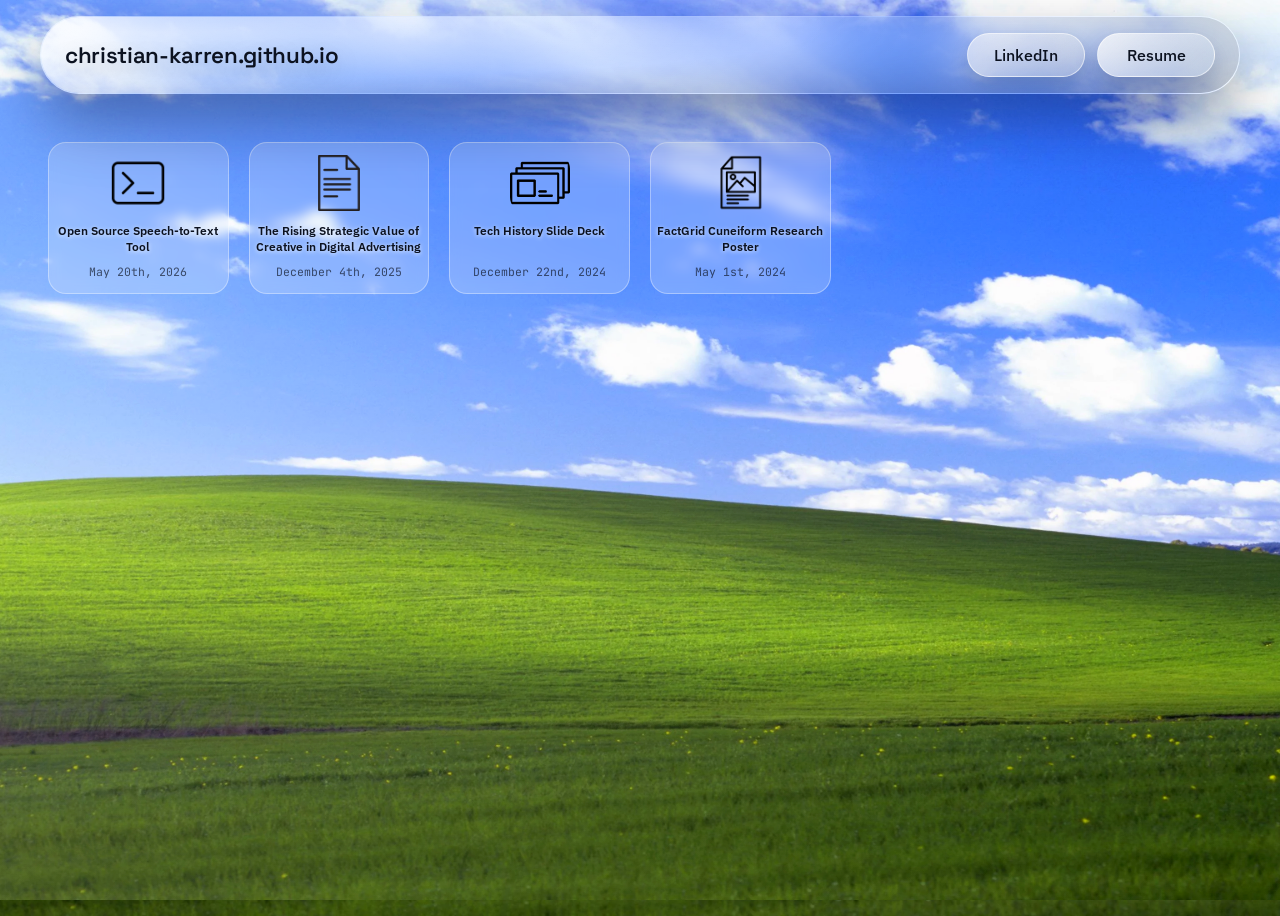
<file: index.html>
<!doctype html>
<html lang="en">
  <head>
    <meta charset="utf-8" />
    <meta name="viewport" content="width=device-width, initial-scale=1, viewport-fit=cover" />
    <meta name="apple-mobile-web-app-capable" content="yes" />
    <meta name="apple-mobile-web-app-status-bar-style" content="black-translucent" />
    <title>christiankarren.com</title>
    <link rel="stylesheet" href="styles.css" />
  </head>
  <body>
    <div class="backdrop" aria-hidden="true"></div>

    <header class="glass-bar" role="banner">
      <div class="brand">
        <span class="brand-title">christian-karren.github.io</span>
      </div>

      <nav class="bar-actions" aria-label="Primary">
        <a class="glass-button" href="https://www.linkedin.com/in/christian-karren" target="_blank" rel="noreferrer">LinkedIn</a>
        <a class="glass-button resume-button" href="assets/Christian_Karren_Resume_v5.26.pdf" target="_blank" rel="noreferrer">Resume</a>
      </nav>
    </header>

    <main class="desktop" role="main">
      <section class="icon-grid" aria-live="polite" aria-label="Articles" data-article-grid></section>
    </main>

    <div class="modal" aria-hidden="true" role="dialog" aria-modal="true" data-modal>
      <div class="modal-backdrop" data-modal-close></div>
      <div class="modal-card modal-article" role="document">
        <button class="modal-close" type="button" aria-label="Close" data-modal-close>
          <span aria-hidden="true">×</span>
        </button>
        <article class="article-card" data-modal-article>
          <header class="article-header">
            <h1 data-modal-title>The Rising Strategic Value of Creative in Digital Advertising</h1>
            <p class="article-dek">Creative has emerged as a key driver influencing success in performance marketing, and digital advertising companies are increasingly asked to facilitate the creation of advertisements. How did we get here, and what comes next?</p>
            <div class="article-meta">Christian Karren · Research Analyst</div>
            <p class="article-intro">The digital advertising landscape has recently undergone a significant shift in the wake of short-form video, privacy initiatives, and generative AI. As a result, the industry has moved toward recognizing creative iteration as a primary performance lever. In this article, we’ll recount the history of digital advertising as it pertains to the importance of creative and articulate the current landscape of relevant players. The takeaway is clear: modern advertising platforms are facing mounting pressure to embed creative iteration directly into the performance advertising workflow.</p>
          </header>

          <section class="article-section">
            <h2>Part 1: Know Your History</h2>
            <figure class="article-figure">
              <img src="assets/knowyourhistory.webp" alt="Know your history" />
              <figcaption>(Dates are approximate as technological evolutions are a gradual process)</figcaption>
            </figure>
            <p>The first time that exchanges, data, and bidding were stitched together in a true demand-side platform as we understand them today was around 2007. Before firms like MediaMath, advertisers that wanted to purchase space across the web encountered a scattered, unintuitive, and manual landscape; the revolutionary idea around this time was that software could join all the ad auctions happening across the internet and decide, in real time, which impressions to buy and for how much. Therefore, early DSPs found it especially worthwhile to compete on two major fronts: how much inventory they could access and how advanced their targeting algorithms were. As time went on, the industry consolidated as a few key winners proved they could deliver upon these axes. During the late 2000s and throughout the 2010s, creative was something that advertisers would manage independently and bring to DSPs. A DSP would only think about when and where to show creative and wouldn’t concern themselves with the process of crafting compelling advertisements on behalf of their advertisers.</p>
            <p>Over time, however, mobile and app-install advertising increased the complexity of formats, ushering in video and playable, interactive advertisements that wouldn’t be possible or relevant without the iPhone and the App Store. As the app economy exploded, mobile-first DSPs built sustainable businesses by merging user acquisition algorithms with format-specific expertise. When performance platforms like AppLovin, Unity, and Liftoff rose in prominence concurrently, DSPs had to get more literate about creative because they noticed how big of a difference elite creative had on conversions and ROAS. DSPs started building internal creative studios to facilitate the process, but they were still mostly service arms as opposed to embedded self-serve tools.</p>
            <p>These evolutions set the stage for 2020, which was arguably the most historic year in digital advertising history because of a series of concurrent developments. Most importantly, Apple made the industry's dependence on deterministic user tracking untenable by announcing App-Tracking Transparency (ATT) at WWDC. Because of iOS 14.5 and ATT, targeting got meaningfully weaker since much of digital advertising’s infrastructure was contingent on being able to follow users all over the web and target advertisements with the data. Concurrently, TikTok continued its ascension as a category-defining consumer app, and COVID forced people to meaningfully engage with the digital landscape far more than they ever had before. Facebook was forced to reconcile with TikTok’s emergence as a true competitor, leading them to launch Reels that August. Aggregating content from all over the internet (as opposed to just from your social network) led many analysts to believe that short-form video was the medium of the future. They were ultimately proven right, and the hours a day that the average DAU spent on TikTok and Reels led to an exponential spike in ad inventory. To work in this new environment, advertisements needed to compete with user-generated content, and walled gardens became acutely aware of the need for compelling creative.</p>
            <p>While DSPs weren’t directly involved with the rise of short-form video, they were forced to reconcile with the new precedent that creative was a critical axis upon which they needed to compete, especially in the aftermath of ATT. Thankfully, it was only a few years later that generative AI demonstrated the ability to create videos that were essentially indistinguishable from real-life. In 2026, there’s a new battleground that DSPs will need to compete on: generative AI for ad creative to maximize return on ad spend (ROAS). With this in mind, it’s worth internalizing a deep understanding of the modern landscape when it comes to generative AI for video, generative video for ad creative, vertically integrated walled gardens, and, finally, DSPs and the tools and products they offer (or should offer) in today’s world.</p>
          </section>

          <section class="article-section">
            <h2>Part 2: The Modern Landscape</h2>
            <figure class="article-figure">
              <img src="assets/themodernlandscape.webp" alt="The modern landscape" />
            </figure>
            <p>Despite not being built explicitly for performance marketing, AI-generated video has redefined what’s possible on the bleeding-edge of technology. OpenAI’s Sora and Google’s Veo 3 have rightfully dominated headlines in 2025 as generative video has become virtually indistinguishable from real life, and the industry has accelerated in relevance and capability behind Big Tech’s flourishing ecosystem. China’s largest players have demonstrated that chip export controls haven’t slowed down innovation as leading Chinese content community and social platform Kuaishou released arguably the world’s best video generation model, Kling 2.5 Turbo 1080p, under their Kling AI brand in September. Minimax has also done exceptionally well as one of the country’s premier foundation model companies, and Alibaba and ByteDance have released multiple models in 2025 that have been met with positive reception within the industry. Startups have brought forth innovative product capabilities that complement pure research as well; Pika Labs and HeyGen have shipped text-to-video products, and Synthesia has built an enduring business around quality AI avatars. Runway is arguably the most successful startup in this space and has already worked alongside major companies to assist with commercials and other creative ventures, offering proprietary models like Gen-3 Alpha and Gen-4 in addition to products like creator tools and professional workflows. Demand right now for products in this space are significant; all four startups raised between 60 and 300+ million dollars each within the last 36 months. Venture capital firms are essentially tripping over themselves to write these startups blank checks.</p>
            <p>In the open-source ecosystem, products like CogVideoX, Mochi-1, Hunyuan, Allegro, and LTX Video have emerged to varying degrees of success. However, the open-source ecosystem has yet to meaningfully compete with closed-source alternatives; a December 2024 arXiv paper published by Tencent’s Hunyuan team articulates, “In contrast to the image generative model community, a significant gap has emerged between open-source and closed-source video generation models. Closed-source models tend to overshadow publicly available open-source alternatives, severely limiting the potential for algorithmic innovation from the public community”. There’s a lot of reasons as to why this is the case. Since token counts in video generation models are massively larger than in image generation models, they’re significantly more computationally expensive to train. The Hunyuan team invested significantly in reducing computational resource requirements for this reason, and for labs that aren’t backed by cash-printing machines like Tencent, it can be prohibitively expensive. HuggingFace wrote that, “Costs arise from dataset collection, hardware requirements, extensive training iterations and experimentation. These costs make it hard to justify producing open-source and freely available models.” Another constraint that open-source teams run into is data; one 2025 arXiv paper affiliated with ByteDance pointed out how leading open datasets have significant issues, writing, “WebVid-10M contains low-quality videos with watermarks and Panda-70M contains many flickering (or still) and blurry videos along with imprecise captions”. Building models with primarily publicly available data puts small teams at an inherent disadvantage because the highest-quality video data is typically proprietary to big players or legally risky to scrape and train with. Researchers aren’t willing to take the legal risks that firms like OpenAI would because the upside doesn’t justify the liability. With all of that being said, though, I still predict that the open-source community will take a big step forward in 2026 – it’ll just have to come from a large Chinese or American firm that has the revenue to stomach the costs and the requisite data it takes to get a model off the ground.</p>
            <p>The broad recognition that video generation capabilities are real and here to stay has inspired a wave of companies aspiring to bring them to digital advertising. The most successful of these firms is Creatify, who secured a 15.5 million Series A round in May of this year. They offer a suite of products not dissimilar from what other generative video startups make, but they specifically target advertisers that want to maximize ROAS with quality creative. Other startups are looking to compete in this space too, including Omneky, Pencil, AdGen AI, QuickAds, Predis.ai, and more. The winners have yet to be determined; only time will tell.</p>
            <p>Of course, Big Tech isn’t oblivious to these shifts either. In 2024 Ben Thompson detailed how Meta has pushed this product category forward, writing:</p>
            <blockquote>
              “Advertisers have long understood the importance of giving platforms like Meta multiple pieces of creative for ads; Meta’s platform will test different pieces of creative with different audiences and quickly hone in on what works, putting more money behind the best arrow. Generative AI puts this process on steroids: advertisers can provide Meta with broad parameters and brand guidelines, and let the black box not just test out a few pieces of creative, but an effectively unlimited amount. Critically, this generative AI application has a verification function: did the generated ad generate more revenue or less? That feedback function, meanwhile, is data in its own right, and can be leveraged to better target individuals in the future.”
            </blockquote>
            <p>Thompson’s takes are supported by real-world evidence; Meta’s Advantage+ Creative and Ads Manager products have already incorporated generative AI tools corresponding to background generation, image expansion, full image variations, and now tools that can turn static product photos into multi-scene video ads with music, overlays, and text. Millions of advertisers are finding these tools useful; Meta’s engineering blog commented in December 2024, “We estimate that businesses using image generation are seeing a +7% increase in conversions”. A year is a lifetime in the world of AI, though, and the Wall Street Journal has reported that Meta aims to allow brands to completely automate the process of creating advertisements by the end of 2026.</p>
            <p>Google / YouTube are marching in the same direction. Amazon is too – we’ll come back to that in a second.</p>
          </section>

          <section class="article-section">
            <h2>Part 3: Comparing and Contrasting Modern DSPs</h2>
            <figure class="article-figure">
              <img src="assets/comparingandcontrasting.webp" alt="Comparing and contrasting modern DSPs" />
            </figure>
            <p>Everyone understands the tectonic shift that generative AI represents for maximizing return on ad spend, but it’s been interesting to observe the different approaches firms take as they seek to realize this vision. One head-to-head worth spotlighting is Amazon vs. The Trade Desk. Amazon has chosen to build a first-party, vertically integrated creative stack directly inside Amazon Ads and Amazon DSP. By integrating image, video, and audio generation natively inside their ad console, Amazon has effectively removed any and all creative friction for advertisers looking to turn product assets into advertisements. It’s been successful too; their website writes that on average, “advertisers saw a +10.3% higher return on ROAS on Sponsored Brands campaigns that used AI-generated images compared to Sponsored Brands campaigns without AI-generated images”. Big Tech seems to have reached a consensus on the importance of generative AI for asset creation moving forward, and their product capabilities have reflected that as a result.</p>
            <p>The Trade Desk (TTD), on the other hand, has elected to partner with external vendors to offer similar services. Setting aside that their offering isn’t nearly as comprehensive or relevant as Amazon’s, TTD’s not owning the IP that their platform integrates with exposes themselves to strategic vulnerabilities. Most notably, TTD doesn’t own the data flywheel for their product, effectively robbing themselves of the opportunity to refine their models over time as they collect data on what kind of creative works, for which product, for which audience, on which surface, and at which time. Over time, I predict that the advantage in the market will amass towards vertically integrated DSPs like Amazon in addition to similarly structured walled gardens like Meta and YouTube where the data feedback loop becomes a larger and larger moat with every passing year.</p>
            <p>AppLovin’s Axon platform has also leaned into generative AI tools for adjusting creative, and CEO Adam Foroughi spent this November’s Q3 earnings call articulating plans to expand this vision. He explained: “We'll be testing generative AI-based ad creatives. Over time, if we can move to mostly automated creative generation, we believe user response rates to more customized ads on our platform will materially improve”. As a vertically integrated DSP tuned for the mobile gaming and app-install universe, it should catch your attention that these developments are just a few weeks old. Smaller firms with products that behave as DSPs like Appier have also moved into this space seeking to gain a competitive advantage, having acquired AdCreative.ai for 38.7 million dollars back in February. Together, all of these data points form a cohesive narrative: helping advertisers craft exceptional creative with generative video is where this industry is headed, and AdTech firms will be under increased pressure to adapt to these shifts in the coming quarters.</p>
          </section>

          <section class="article-section">
            <h2>Conclusion</h2>
            <p>It’s been interesting to watch how digital advertising has evolved in the wake of generative AI. The old paradigm where DSPs only have to focus on targeting and can ignore creative has quickly broken down. Privacy changes and short-form video elevated creative from supporting asset to main performance lever, and generative AI has made it technically and economically feasible to generate and adapt huge volumes of creative. In a 2024 interview, Eric Seufert commented, “I don’t want to overstate it, but I don’t think I can; advertising is going to be transformed by AI across every single input. Generative ad creative production, targeting, personalization, measurement; everything is going to be transformed by AI.” At 57Blocks, we’re acutely aware of the generative video and AdTech landscape and have thought deeply about their convergence. If today’s advertising platforms don’t help advertisers create, test, and launch creative, someone else will!</p>
          </section>

          <section class="article-section article-sources">
            <h2>Sources</h2>
            <ul>
              <li>AppLovin Corporation (APP) Q3 2025 Earnings Call. “AppLovin Corp (APP) Q3 2025 Earnings Call Highlights: AI …” Yahoo Finance, 5 Nov. 2025.</li>
              <li>Hunyuan Foundation Model Team. “HunyuanVideo: A Systematic Framework for Large Video Generative Models.” arXiv, 2024, arXiv:2412.03603v1.</li>
              <li>Zhou, Penghao, et al. “OpenVid-1M: A Large-scale High-quality Dataset for Text-to-Video Generation.” arXiv, 2024, arXiv:2407.02371v3.</li>
              <li>Hugging Face. “State of Open Video Generation Models in Diffusers.” Hugging Face Blog, 27 Jan. 2025.</li>
              <li>Thompson, Ben. “Meta’s AI Abundance.” Stratechery, 29 Oct. 2024.</li>
              <li>Amazon Ads. “Creative Solutions – Optimize your creative with AI-powered solutions.” Amazon Advertising.</li>
              <li>Meta to Let Brands Create, Target AI Ads Fully by End of 2026, Report Says.” Investopedia, 2024.</li>
              <li>Sun, Chonglin, Nancy Yu, Haiyu Lu, Liang Wang, Yunchen Pu, Gaoxiang Liu, Gian-Paolo (GP) Musumeci, and Neeraj Bhatia. “Meta Andromeda: Supercharging Advantage+ automation with the next-gen personalized ads retrieval engine.” Engineering at Meta (Facebook Engineering), 2 Dec. 2024.</li>
              <li>Seufert, Eric. “An Interview with Eric Seufert about the current state of digital advertising.” Stratechery, 2024.</li>
            </ul>
          </section>
        </article>
        <div class="deck-card" data-modal-deck>
          <embed
            src="assets/TechHistory.pdf#toolbar=0&navpanes=0&scrollbar=0&view=FitH"
            type="application/pdf"
          />
        </div>
        <div class="poster-card" data-modal-poster>
          <img src="assets/factgrid-poster.png" alt="FactGrid Cuneiform Research Poster" />
        </div>
      </div>
    </div>

    <script src="app.js" defer></script>
  </body>
</html>
</file>
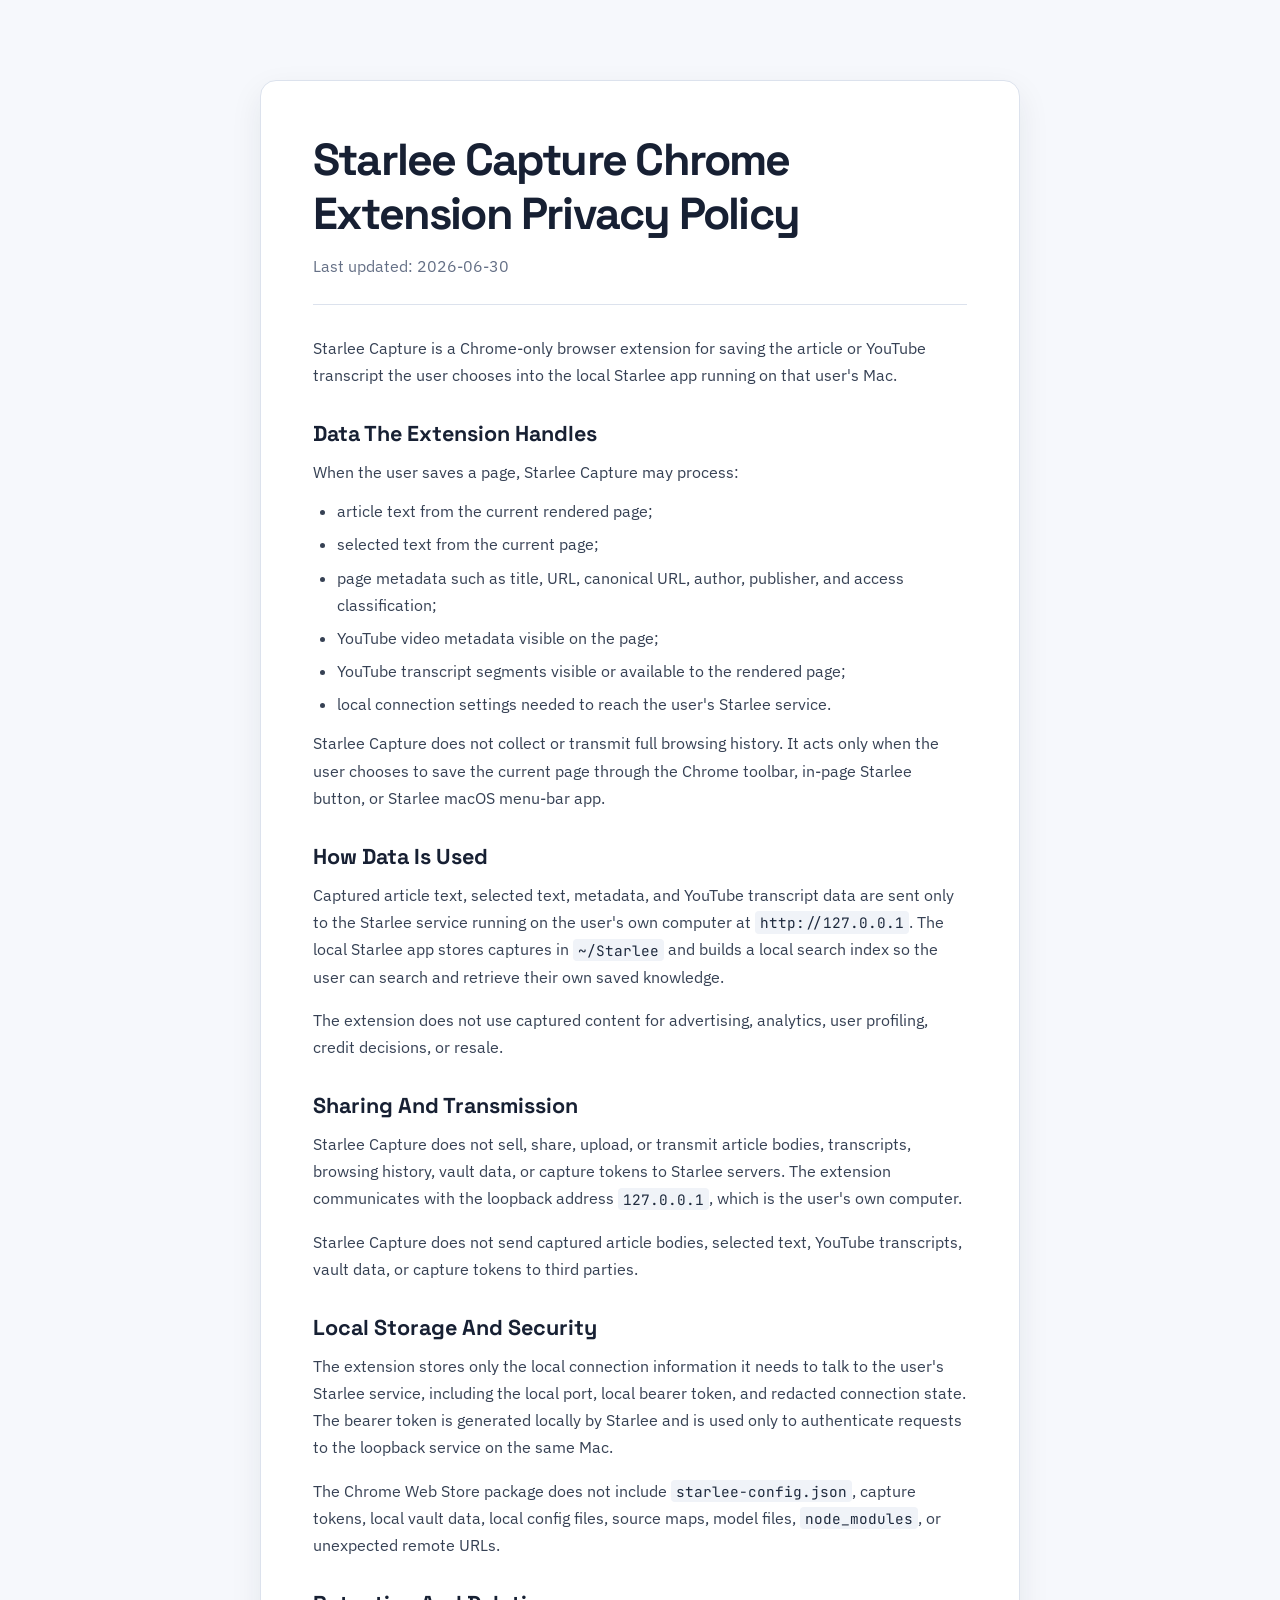
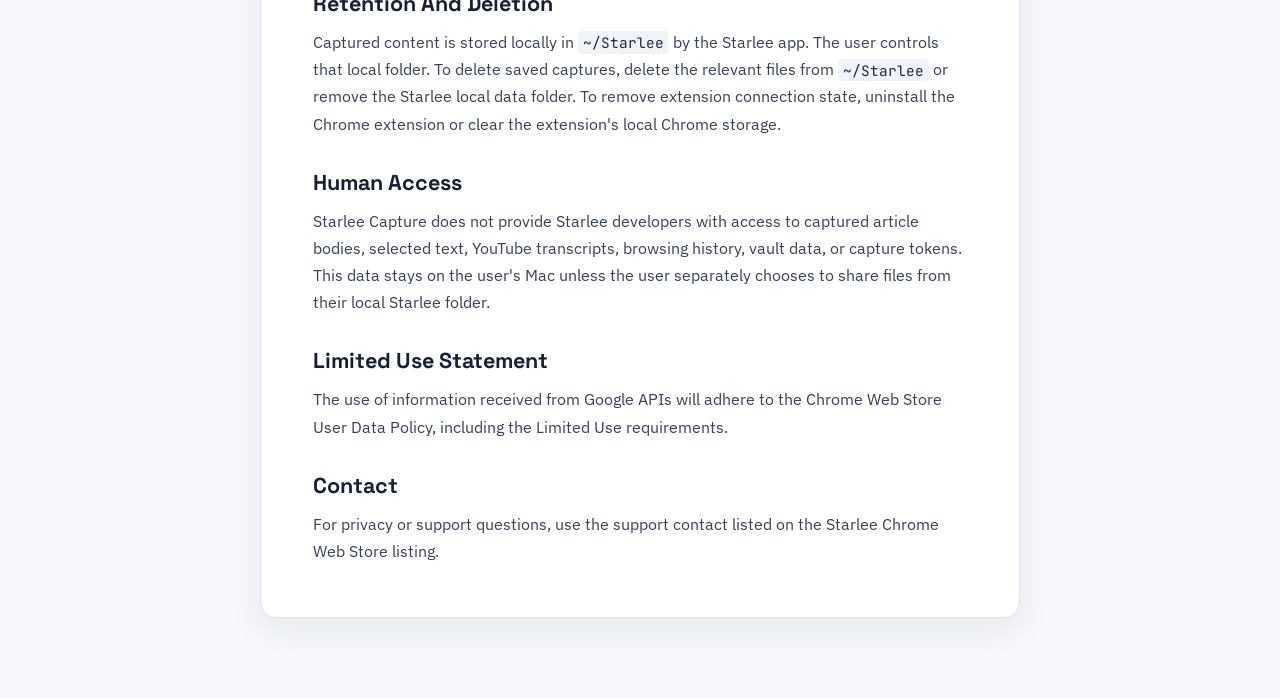
<file: starlee/chrome-web-store-privacy-policy/index.html>
<!doctype html>
<html lang="en">
  <head>
    <meta charset="utf-8" />
    <meta name="viewport" content="width=device-width, initial-scale=1" />
    <meta name="description" content="Privacy policy for the Starlee Capture Chrome extension." />
    <title>Starlee Capture Chrome Extension Privacy Policy</title>
    <link rel="stylesheet" href="../../styles.css" />
  </head>
  <body class="privacy-policy-page">
    <main class="privacy-policy" role="main">
      <article>
        <header class="privacy-policy-header">
          <h1>Starlee Capture Chrome Extension Privacy Policy</h1>
          <p>Last updated: 2026-06-30</p>
        </header>

        <p>Starlee Capture is a Chrome-only browser extension for saving the article or YouTube transcript the user chooses into the local Starlee app running on that user's Mac.</p>

        <section>
          <h2>Data The Extension Handles</h2>
          <p>When the user saves a page, Starlee Capture may process:</p>
          <ul>
            <li>article text from the current rendered page;</li>
            <li>selected text from the current page;</li>
            <li>page metadata such as title, URL, canonical URL, author, publisher, and access classification;</li>
            <li>YouTube video metadata visible on the page;</li>
            <li>YouTube transcript segments visible or available to the rendered page;</li>
            <li>local connection settings needed to reach the user's Starlee service.</li>
          </ul>
          <p>Starlee Capture does not collect or transmit full browsing history. It acts only when the user chooses to save the current page through the Chrome toolbar, in-page Starlee button, or Starlee macOS menu-bar app.</p>
        </section>

        <section>
          <h2>How Data Is Used</h2>
          <p>Captured article text, selected text, metadata, and YouTube transcript data are sent only to the Starlee service running on the user's own computer at <code>http://127.0.0.1</code>. The local Starlee app stores captures in <code>~/Starlee</code> and builds a local search index so the user can search and retrieve their own saved knowledge.</p>
          <p>The extension does not use captured content for advertising, analytics, user profiling, credit decisions, or resale.</p>
        </section>

        <section>
          <h2>Sharing And Transmission</h2>
          <p>Starlee Capture does not sell, share, upload, or transmit article bodies, transcripts, browsing history, vault data, or capture tokens to Starlee servers. The extension communicates with the loopback address <code>127.0.0.1</code>, which is the user's own computer.</p>
          <p>Starlee Capture does not send captured article bodies, selected text, YouTube transcripts, vault data, or capture tokens to third parties.</p>
        </section>

        <section>
          <h2>Local Storage And Security</h2>
          <p>The extension stores only the local connection information it needs to talk to the user's Starlee service, including the local port, local bearer token, and redacted connection state. The bearer token is generated locally by Starlee and is used only to authenticate requests to the loopback service on the same Mac.</p>
          <p>The Chrome Web Store package does not include <code>starlee-config.json</code>, capture tokens, local vault data, local config files, source maps, model files, <code>node_modules</code>, or unexpected remote URLs.</p>
        </section>

        <section>
          <h2>Retention And Deletion</h2>
          <p>Captured content is stored locally in <code>~/Starlee</code> by the Starlee app. The user controls that local folder. To delete saved captures, delete the relevant files from <code>~/Starlee</code> or remove the Starlee local data folder. To remove extension connection state, uninstall the Chrome extension or clear the extension's local Chrome storage.</p>
        </section>

        <section>
          <h2>Human Access</h2>
          <p>Starlee Capture does not provide Starlee developers with access to captured article bodies, selected text, YouTube transcripts, browsing history, vault data, or capture tokens. This data stays on the user's Mac unless the user separately chooses to share files from their local Starlee folder.</p>
        </section>

        <section>
          <h2>Limited Use Statement</h2>
          <p>The use of information received from Google APIs will adhere to the Chrome Web Store User Data Policy, including the Limited Use requirements.</p>
        </section>

        <section>
          <h2>Contact</h2>
          <p>For privacy or support questions, use the support contact listed on the Starlee Chrome Web Store listing.</p>
        </section>
      </article>
    </main>
  </body>
</html>
</file>
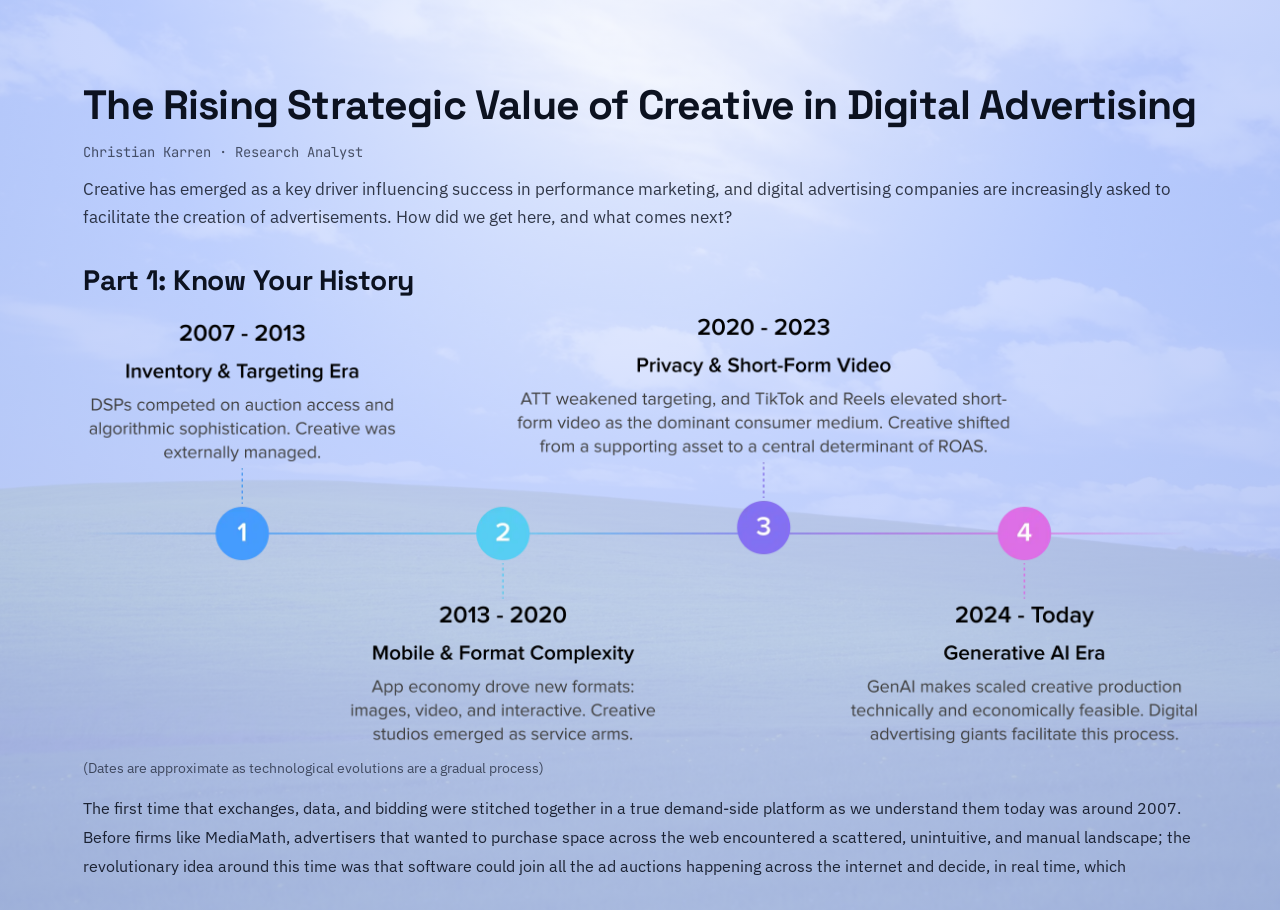
<file: article.html>
<!doctype html>
<html lang="en">
  <head>
    <meta charset="utf-8" />
    <meta name="viewport" content="width=device-width, initial-scale=1" />
    <title>The Rising Strategic Value of Creative and Digital Advertising</title>
    <link rel="stylesheet" href="styles.css" />
  </head>
  <body class="article-page">
    <main class="article-shell">
      <article class="article-card">
        <header class="article-header">
          <h1>The Rising Strategic Value of Creative in Digital Advertising</h1>
          <div class="article-meta">Christian Karren · Research Analyst</div>
          <p class="article-dek">Creative has emerged as a key driver influencing success in performance marketing, and digital advertising companies are increasingly asked to facilitate the creation of advertisements. How did we get here, and what comes next?</p>
        </header>

        <section class="article-section">
          <h2>Part 1: Know Your History</h2>
          <figure class="article-figure">
            <img src="assets/knowyourhistory.webp" alt="Know your history" />
            <figcaption>(Dates are approximate as technological evolutions are a gradual process)</figcaption>
          </figure>
          <p>The first time that exchanges, data, and bidding were stitched together in a true demand-side platform as we understand them today was around 2007. Before firms like MediaMath, advertisers that wanted to purchase space across the web encountered a scattered, unintuitive, and manual landscape; the revolutionary idea around this time was that software could join all the ad auctions happening across the internet and decide, in real time, which impressions to buy and for how much. Therefore, early DSPs found it especially worthwhile to compete on two major fronts: how much inventory they could access and how advanced their targeting algorithms were. As time went on, the industry consolidated as a few key winners proved they could deliver upon these axes. During the late 2000s and throughout the 2010s, creative was something that advertisers would manage independently and bring to DSPs. A DSP would only think about when and where to show creative and wouldn’t concern themselves with the process of crafting compelling advertisements on behalf of their advertisers.</p>
          <p>Over time, however, mobile and app-install advertising increased the complexity of formats, ushering in video and playable, interactive advertisements that wouldn’t be possible or relevant without the iPhone and the App Store. As the app economy exploded, mobile-first DSPs built sustainable businesses by merging user acquisition algorithms with format-specific expertise. When performance platforms like AppLovin, Unity, and Liftoff rose in prominence concurrently, DSPs had to get more literate about creative because they noticed how big of a difference elite creative had on conversions and ROAS. DSPs started building internal creative studios to facilitate the process, but they were still mostly service arms as opposed to embedded self-serve tools.</p>
          <p>These evolutions set the stage for 2020, which was arguably the most historic year in digital advertising history because of a series of concurrent developments. Most importantly, Apple made the industry's dependence on deterministic user tracking untenable by announcing App-Tracking Transparency (ATT) at WWDC. Because of iOS 14.5 and ATT, targeting got meaningfully weaker since much of digital advertising’s infrastructure was contingent on being able to follow users all over the web and target advertisements with the data. Concurrently, TikTok continued its ascension as a category-defining consumer app, and COVID forced people to meaningfully engage with the digital landscape far more than they ever had before. Facebook was forced to reconcile with TikTok’s emergence as a true competitor, leading them to launch Reels that August. Aggregating content from all over the internet (as opposed to just from your social network) led many analysts to believe that short-form video was the medium of the future. They were ultimately proven right, and the hours a day that the average DAU spent on TikTok and Reels led to an exponential spike in ad inventory. To work in this new environment, advertisements needed to compete with user-generated content, and walled gardens became acutely aware of the need for compelling creative.</p>
          <p>While DSPs weren’t directly involved with the rise of short-form video, they were forced to reconcile with the new precedent that creative was a critical axis upon which they needed to compete, especially in the aftermath of ATT. Thankfully, it was only a few years later that generative AI demonstrated the ability to create videos that were essentially indistinguishable from real-life. In 2026, there’s a new battleground that DSPs will need to compete on: generative AI for ad creative to maximize return on ad spend (ROAS). With this in mind, it’s worth internalizing a deep understanding of the modern landscape when it comes to generative AI for video, generative video for ad creative, vertically integrated walled gardens, and, finally, DSPs and the tools and products they offer (or should offer) in today’s world.</p>
        </section>

        <section class="article-section">
          <h2>Part 2: The Modern Landscape</h2>
          <figure class="article-figure">
            <img src="assets/themodernlandscape.webp" alt="The modern landscape" />
          </figure>
          <p>Despite not being built explicitly for performance marketing, AI-generated video has redefined what’s possible on the bleeding-edge of technology. OpenAI’s Sora and Google’s Veo 3 have rightfully dominated headlines in 2025 as generative video has become virtually indistinguishable from real life, and the industry has accelerated in relevance and capability behind Big Tech’s flourishing ecosystem. China’s largest players have demonstrated that chip export controls haven’t slowed down innovation as leading Chinese content community and social platform Kuaishou released arguably the world’s best video generation model, Kling 2.5 Turbo 1080p, under their Kling AI brand in September. Minimax has also done exceptionally well as one of the country’s premier foundation model companies, and Alibaba and ByteDance have released multiple models in 2025 that have been met with positive reception within the industry. Startups have brought forth innovative product capabilities that complement pure research as well; Pika Labs and HeyGen have shipped text-to-video products, and Synthesia has built an enduring business around quality AI avatars. Runway is arguably the most successful startup in this space and has already worked alongside major companies to assist with commercials and other creative ventures, offering proprietary models like Gen-3 Alpha and Gen-4 in addition to products like creator tools and professional workflows. Demand right now for products in this space are significant; all four startups raised between 60 and 300+ million dollars each within the last 36 months. Venture capital firms are essentially tripping over themselves to write these startups blank checks.</p>
          <p>In the open-source ecosystem, products like CogVideoX, Mochi-1, Hunyuan, Allegro, and LTX Video have emerged to varying degrees of success. However, the open-source ecosystem has yet to meaningfully compete with closed-source alternatives; a December 2024 arXiv paper published by Tencent’s Hunyuan team articulates, “In contrast to the image generative model community, a significant gap has emerged between open-source and closed-source video generation models. Closed-source models tend to overshadow publicly available open-source alternatives, severely limiting the potential for algorithmic innovation from the public community”. There’s a lot of reasons as to why this is the case. Since token counts in video generation models are massively larger than in image generation models, they’re significantly more computationally expensive to train. The Hunyuan team invested significantly in reducing computational resource requirements for this reason, and for labs that aren’t backed by cash-printing machines like Tencent, it can be prohibitively expensive. HuggingFace wrote that, “Costs arise from dataset collection, hardware requirements, extensive training iterations and experimentation. These costs make it hard to justify producing open-source and freely available models.” Another constraint that open-source teams run into is data; one 2025 arXiv paper affiliated with ByteDance pointed out how leading open datasets have significant issues, writing, “WebVid-10M contains low-quality videos with watermarks and Panda-70M contains many flickering (or still) and blurry videos along with imprecise captions”. Building models with primarily publicly available data puts small teams at an inherent disadvantage because the highest-quality video data is typically proprietary to big players or legally risky to scrape and train with. Researchers aren’t willing to take the legal risks that firms like OpenAI would because the upside doesn’t justify the liability. With all of that being said, though, I still predict that the open-source community will take a big step forward in 2026 – it’ll just have to come from a large Chinese or American firm that has the revenue to stomach the costs and the requisite data it takes to get a model off the ground.</p>
          <p>The broad recognition that video generation capabilities are real and here to stay has inspired a wave of companies aspiring to bring them to digital advertising. The most successful of these firms is Creatify, who secured a 15.5 million Series A round in May of this year. They offer a suite of products not dissimilar from what other generative video startups make, but they specifically target advertisers that want to maximize ROAS with quality creative. Other startups are looking to compete in this space too, including Omneky, Pencil, AdGen AI, QuickAds, Predis.ai, and more. The winners have yet to be determined; only time will tell.</p>
          <p>Of course, Big Tech isn’t oblivious to these shifts either. In 2024 Ben Thompson detailed how Meta has pushed this product category forward, writing:</p>
          <blockquote>
            “Advertisers have long understood the importance of giving platforms like Meta multiple pieces of creative for ads; Meta’s platform will test different pieces of creative with different audiences and quickly hone in on what works, putting more money behind the best arrow. Generative AI puts this process on steroids: advertisers can provide Meta with broad parameters and brand guidelines, and let the black box not just test out a few pieces of creative, but an effectively unlimited amount. Critically, this generative AI application has a verification function: did the generated ad generate more revenue or less? That feedback function, meanwhile, is data in its own right, and can be leveraged to better target individuals in the future.”
          </blockquote>
          <p>Thompson’s takes are supported by real-world evidence; Meta’s Advantage+ Creative and Ads Manager products have already incorporated generative AI tools corresponding to background generation, image expansion, full image variations, and now tools that can turn static product photos into multi-scene video ads with music, overlays, and text. Millions of advertisers are finding these tools useful; Meta’s engineering blog commented in December 2024, “We estimate that businesses using image generation are seeing a +7% increase in conversions”. A year is a lifetime in the world of AI, though, and the Wall Street Journal has reported that Meta aims to allow brands to completely automate the process of creating advertisements by the end of 2026.</p>
          <p>Google / YouTube are marching in the same direction. Amazon is too – we’ll come back to that in a second.</p>
        </section>

        <section class="article-section">
          <h2>Part 3: Comparing and Contrasting Modern DSPs</h2>
          <figure class="article-figure">
            <img src="assets/comparingandcontrasting.webp" alt="Comparing and contrasting modern DSPs" />
          </figure>
          <p>Everyone understands the tectonic shift that generative AI represents for maximizing return on ad spend, but it’s been interesting to observe the different approaches firms take as they seek to realize this vision. One head-to-head worth spotlighting is Amazon vs. The Trade Desk. Amazon has chosen to build a first-party, vertically integrated creative stack directly inside Amazon Ads and Amazon DSP. By integrating image, video, and audio generation natively inside their ad console, Amazon has effectively removed any and all creative friction for advertisers looking to turn product assets into advertisements. It’s been successful too; their website writes that on average, “advertisers saw a +10.3% higher return on ROAS on Sponsored Brands campaigns that used AI-generated images compared to Sponsored Brands campaigns without AI-generated images”. Big Tech seems to have reached a consensus on the importance of generative AI for asset creation moving forward, and their product capabilities have reflected that as a result.</p>
          <p>The Trade Desk (TTD), on the other hand, has elected to partner with external vendors to offer similar services. Setting aside that their offering isn’t nearly as comprehensive or relevant as Amazon’s, TTD’s not owning the IP that their platform integrates with exposes themselves to strategic vulnerabilities. Most notably, TTD doesn’t own the data flywheel for their product, effectively robbing themselves of the opportunity to refine their models over time as they collect data on what kind of creative works, for which product, for which audience, on which surface, and at which time. Over time, I predict that the advantage in the market will amass towards vertically integrated DSPs like Amazon in addition to similarly structured walled gardens like Meta and YouTube where the data feedback loop becomes a larger and larger moat with every passing year.</p>
          <p>AppLovin’s Axon platform has also leaned into generative AI tools for adjusting creative, and CEO Adam Foroughi spent this November’s Q3 earnings call articulating plans to expand this vision. He explained: “We'll be testing generative AI-based ad creatives. Over time, if we can move to mostly automated creative generation, we believe user response rates to more customized ads on our platform will materially improve”. As a vertically integrated DSP tuned for the mobile gaming and app-install universe, it should catch your attention that these developments are just a few weeks old. Smaller firms with products that behave as DSPs like Appier have also moved into this space seeking to gain a competitive advantage, having acquired AdCreative.ai for 38.7 million dollars back in February. Together, all of these data points form a cohesive narrative: helping advertisers craft exceptional creative with generative video is where this industry is headed, and AdTech firms will be under increased pressure to adapt to these shifts in the coming quarters.</p>
        </section>

        <section class="article-section">
          <h2>Conclusion</h2>
          <p>It’s been interesting to watch how digital advertising has evolved in the wake of generative AI. The old paradigm where DSPs only have to focus on targeting and can ignore creative has quickly broken down. Privacy changes and short-form video elevated creative from supporting asset to main performance lever, and generative AI has made it technically and economically feasible to generate and adapt huge volumes of creative. In a 2024 interview, Eric Seufert commented, “I don’t want to overstate it, but I don’t think I can; advertising is going to be transformed by AI across every single input. Generative ad creative production, targeting, personalization, measurement; everything is going to be transformed by AI.” At 57Blocks, we’re acutely aware of the generative video and AdTech landscape and have thought deeply about their convergence. If today’s advertising platforms don’t help advertisers create, test, and launch creative, someone else will!</p>
        </section>

        <section class="article-section article-sources">
          <h2>Sources</h2>
          <ul>
            <li>AppLovin Corporation (APP) Q3 2025 Earnings Call. “AppLovin Corp (APP) Q3 2025 Earnings Call Highlights: AI …” Yahoo Finance, 5 Nov. 2025.</li>
            <li>Hunyuan Foundation Model Team. “HunyuanVideo: A Systematic Framework for Large Video Generative Models.” arXiv, 2024, arXiv:2412.03603v1.</li>
            <li>Zhou, Penghao, et al. “OpenVid-1M: A Large-scale High-quality Dataset for Text-to-Video Generation.” arXiv, 2024, arXiv:2407.02371v3.</li>
            <li>Hugging Face. “State of Open Video Generation Models in Diffusers.” Hugging Face Blog, 27 Jan. 2025.</li>
            <li>Thompson, Ben. “Meta’s AI Abundance.” Stratechery, 29 Oct. 2024.</li>
            <li>Amazon Ads. “Creative Solutions – Optimize your creative with AI-powered solutions.” Amazon Advertising.</li>
            <li>Meta to Let Brands Create, Target AI Ads Fully by End of 2026, Report Says.” Investopedia, 2024.</li>
            <li>Sun, Chonglin, Nancy Yu, Haiyu Lu, Liang Wang, Yunchen Pu, Gaoxiang Liu, Gian-Paolo (GP) Musumeci, and Neeraj Bhatia. “Meta Andromeda: Supercharging Advantage+ automation with the next-gen personalized ads retrieval engine.” Engineering at Meta (Facebook Engineering), 2 Dec. 2024.</li>
            <li>Seufert, Eric. “An Interview with Eric Seufert about the current state of digital advertising.” Stratechery, 2024.</li>
          </ul>
        </section>
      </article>
    </main>

    <script src="app.js" defer></script>
  </body>
</html>
</file>
<file: styles.css>
@import url("https://fonts.googleapis.com/css2?family=IBM+Plex+Sans:wght@300;400;500;600&family=JetBrains+Mono:wght@400;600&family=Space+Grotesk:wght@400;500;600;700&display=swap");

:root {
  color-scheme: light;
  --glass: rgba(255, 255, 255, 0.36);
  --glass-strong: rgba(255, 255, 255, 0.62);
  --glass-dark: rgba(35, 52, 80, 0.35);
  --glass-stroke: rgba(255, 255, 255, 0.58);
  --glass-shadow: rgba(15, 22, 40, 0.25);
  --ink: #0c1220;
  --soft-ink: rgba(12, 18, 32, 0.68);
  --accent: #39c0ff;
  --accent-2: #45ffb0;
  --surface: rgba(255, 255, 255, 0.12);
  --mono: "JetBrains Mono", "IBM Plex Sans", monospace;
  --sans: "IBM Plex Sans", "Segoe UI", sans-serif;
  --display: "Space Grotesk", "IBM Plex Sans", sans-serif;
}

* {
  box-sizing: border-box;
  margin: 0;
  padding: 0;
}

html {
  min-height: 100vh;
  min-height: 100lvh;
  background-color: #7aa6e0;
  background-image: url("assets/windowsxp.webp");
  background-size: cover;
  background-position: center center;
  background-repeat: no-repeat;
}

body {
  background-color: #7aa6e0;
  background-image: url("assets/windowsxp.webp");
  background-size: cover;
  background-position: center center;
  background-repeat: no-repeat;
  background-attachment: fixed;
}

body {
  min-height: 100vh;
  font-family: var(--sans);
  color: var(--ink);
  background: transparent;
  overflow-x: hidden;
}

.backdrop {
  position: fixed;
  top: 0;
  left: 0;
  width: 100vw;
  height: 100lvh;
  background-image: url("assets/windowsxp.webp");
  background-size: cover;
  background-position: center;
  filter: saturate(1.1) contrast(1.05);
  z-index: -2;
}

.backdrop::after {
  content: "";
  position: absolute;
  inset: 0;
  background: linear-gradient(135deg, rgba(255, 255, 255, 0.25), rgba(0, 0, 0, 0.05));
  mix-blend-mode: screen;
}

.article-page {
  background: radial-gradient(circle at top, rgba(255, 255, 255, 0.9), rgba(200, 214, 255, 0.9) 45%, rgba(170, 188, 240, 0.9) 100%);
}

.article-page .backdrop {
  display: none;
}

.article-page .glass-bar {
  display: none;
}

.privacy-policy-page {
  min-height: 100vh;
  background: #f6f8fc;
  color: #172033;
  overflow: auto;
}

.privacy-policy {
  width: min(100% - 32px, 760px);
  margin: 0 auto;
  padding: clamp(40px, 8vw, 80px) 0;
}

.privacy-policy article {
  padding: clamp(28px, 5vw, 52px);
  border: 1px solid #dce2ed;
  border-radius: 16px;
  background: #fff;
  box-shadow: 0 12px 32px rgba(23, 32, 51, 0.08);
}

.privacy-policy-header {
  padding-bottom: 24px;
  margin-bottom: 30px;
  border-bottom: 1px solid #dce2ed;
}

.privacy-policy h1,
.privacy-policy h2 {
  font-family: var(--display);
  line-height: 1.2;
}

.privacy-policy h1 {
  font-size: clamp(2rem, 5vw, 2.8rem);
  letter-spacing: -0.04em;
}

.privacy-policy h2 {
  margin: 32px 0 12px;
  font-size: 1.35rem;
}

.privacy-policy p,
.privacy-policy li {
  color: #364154;
  font-size: 1rem;
  line-height: 1.7;
}

.privacy-policy p + p {
  margin-top: 16px;
}

.privacy-policy ul {
  padding-left: 24px;
  margin: 12px 0;
}

.privacy-policy li + li {
  margin-top: 6px;
}

.privacy-policy-header p {
  margin-top: 12px;
  color: #657086;
}

.privacy-policy code {
  padding: 0.12em 0.35em;
  border-radius: 4px;
  background: #f0f3f8;
  color: #1e2a3d;
  font-family: var(--mono);
  font-size: 0.9em;
}

@media (max-width: 480px) {
  .privacy-policy {
    width: min(100% - 20px, 760px);
    padding: 20px 0;
  }

  .privacy-policy article {
    padding: 26px 20px;
    border-radius: 12px;
  }
}

.glass-bar {
  position: sticky;
  top: 0;
  z-index: 10;
  display: flex;
  flex-wrap: wrap;
  align-items: center;
  justify-content: space-between;
  gap: 18px;
  padding: 16px 24px;
  border-radius: 999px;
  margin: 16px clamp(12px, 4vw, 40px);
  border: 1px solid rgba(255, 255, 255, 0.35);
  background: radial-gradient(120% 140% at 10% 20%, rgba(255, 255, 255, 0.55), rgba(255, 255, 255, 0.2) 45%, rgba(15, 24, 44, 0.35) 100%);
  box-shadow: 0 28px 60px rgba(8, 14, 28, 0.35);
  backdrop-filter: blur(26px) saturate(1.3);
  overflow: hidden;
  background-clip: padding-box;
}

.glass-bar::before {
  content: "";
  position: absolute;
  inset: 0;
  border-radius: inherit;
  background: linear-gradient(120deg, rgba(255, 255, 255, 0.65), rgba(255, 255, 255, 0.1) 40%, rgba(255, 255, 255, 0.3));
  opacity: 0.7;
  pointer-events: none;
}

.brand {
  display: flex;
  flex-direction: column;
  gap: 4px;
  position: relative;
  z-index: 1;
}

.brand-title {
  font-size: clamp(1.05rem, 1.9vw, 1.4rem);
  font-weight: 600;
  letter-spacing: -0.015em;
  font-family: var(--display);
  text-transform: lowercase;
  text-shadow: 0 8px 24px rgba(12, 18, 32, 0.25);
}

.bar-actions {
  display: flex;
  flex-wrap: wrap;
  align-items: center;
  gap: 12px;
  position: relative;
  z-index: 1;
  margin-left: auto;
}

.glass-button {
  border: 1px solid var(--glass-stroke);
  background: linear-gradient(135deg, rgba(255, 255, 255, 0.55), rgba(255, 255, 255, 0.2));
  color: var(--ink);
  text-decoration: none;
  padding: 0 18px;
  height: 44px;
  border-radius: 999px;
  font-weight: 500;
  box-shadow: 0 8px 18px rgba(12, 18, 32, 0.15);
  backdrop-filter: blur(16px) saturate(1.4);
  transition: transform 0.2s ease, box-shadow 0.2s ease;
  cursor: pointer;
  min-width: 118px;
  display: inline-flex;
  align-items: center;
  justify-content: center;
}

.resume-button {
  background: linear-gradient(135deg, rgba(255, 255, 255, 0.75), rgba(210, 230, 255, 0.35));
  box-shadow: 0 12px 24px rgba(12, 18, 32, 0.18);
}

.glass-button:hover,
.glass-button:focus-visible {
  transform: translateY(-1px) scale(1.01);
  box-shadow: 0 12px 22px rgba(12, 18, 32, 0.22);
}

.menu {
  position: relative;
}

.menu-panel {
  position: absolute;
  top: calc(100% + 14px);
  right: 0;
  min-width: 220px;
  padding: 14px;
  border-radius: 16px;
  border: 1px solid var(--glass-stroke);
  background: linear-gradient(150deg, rgba(255, 255, 255, 0.85), rgba(255, 255, 255, 0.55));
  box-shadow: 0 18px 35px rgba(12, 18, 32, 0.25);
  backdrop-filter: blur(20px) saturate(1.4);
  display: grid;
  gap: 12px;
  transform: translateY(10px);
  opacity: 0;
  pointer-events: none;
  transition: opacity 0.2s ease, transform 0.2s ease;
}

.menu-panel.active {
  opacity: 1;
  pointer-events: auto;
  transform: translateY(0);
}

.menu-item {
  border: none;
  background: var(--surface);
  padding: 10px 12px;
  border-radius: 10px;
  font-weight: 500;
  text-align: left;
  cursor: pointer;
  transition: background 0.2s ease, transform 0.2s ease;
}

.menu-item:hover,
.menu-item:focus-visible {
  background: rgba(57, 192, 255, 0.25);
  transform: translateX(4px);
}

.menu-section {
  display: grid;
  gap: 8px;
}

.menu-label {
  font-size: 0.75rem;
  text-transform: uppercase;
  letter-spacing: 0.12em;
  color: var(--soft-ink);
  font-weight: 600;
}

.menu-options {
  display: flex;
  flex-wrap: wrap;
  gap: 8px;
}

.menu-chip {
  border: 1px solid rgba(12, 18, 32, 0.12);
  border-radius: 999px;
  padding: 6px 10px;
  font-size: 0.8rem;
  cursor: pointer;
  background: rgba(255, 255, 255, 0.7);
  transition: transform 0.2s ease, background 0.2s ease;
}

.menu-chip.active {
  background: rgba(69, 255, 176, 0.35);
  border-color: rgba(12, 18, 32, 0.25);
}

.menu-chip:hover,
.menu-chip:focus-visible {
  transform: translateY(-1px);
}

.menu-clear {
  border: none;
  background: rgba(12, 18, 32, 0.08);
  padding: 8px 10px;
  border-radius: 10px;
  font-weight: 600;
  cursor: pointer;
}

.desktop {
  padding: 32px clamp(18px, 4vw, 48px) 90px;
}

.icon-grid {
  display: grid;
  grid-template-columns: repeat(auto-fill, minmax(160px, 1fr));
  gap: 26px 20px;
}

.icon-card {
  display: grid;
  justify-items: center;
  gap: 10px;
  text-decoration: none;
  color: var(--ink);
  padding: 10px 6px 14px;
  border-radius: 18px;
  background: rgba(255, 255, 255, 0.2);
  border: 1px solid rgba(255, 255, 255, 0.35);
  backdrop-filter: blur(6px);
  transition: transform 0.2s ease, box-shadow 0.2s ease, background 0.2s ease;
  cursor: grab;
  user-select: none;
  -webkit-user-select: none;
  touch-action: none;
}

.icon-card:hover,
.icon-card:focus-visible {
  transform: translateY(-4px);
  box-shadow: 0 18px 25px rgba(12, 18, 32, 0.18);
  background: rgba(255, 255, 255, 0.35);
}

.icon-card.dragging {
  cursor: grabbing;
  transform: none;
  z-index: 100;
  box-shadow: 0 22px 36px rgba(12, 18, 32, 0.32);
  transition: none;
}

.icon-card.dragging:hover {
  transform: none;
}

.icon {
  width: 60px;
  height: 60px;
  border-radius: 16px;
  background: url("assets/docicon.png") center / contain no-repeat;
  border: none;
  display: grid;
  place-items: center;
  box-shadow: none;
  position: relative;
}

.icon::after {
  content: none;
}

.icon-label {
  font-size: 0.78rem;
  font-weight: 600;
  text-align: center;
  text-shadow: 0 1px 4px rgba(255, 255, 255, 0.8);
  line-height: 1.25;
  min-height: 2.5em;
}

.icon-meta {
  font-size: 0.72rem;
  color: var(--soft-ink);
  text-align: center;
  font-family: var(--mono);
}

.modal {
  position: fixed;
  inset: 0;
  display: grid;
  place-items: center;
  padding: 24px;
  opacity: 0;
  pointer-events: none;
  transition: opacity 0.2s ease;
  z-index: 20;
}

.modal.active {
  opacity: 1;
  pointer-events: auto;
}

.modal-backdrop {
  position: absolute;
  inset: 0;
  background: rgba(6, 10, 20, 0.6);
  backdrop-filter: blur(6px);
}

.modal-card {
  position: relative;
  width: min(100%, 1080px);
  max-height: min(88vh, 900px);
  display: grid;
  grid-template-rows: auto auto auto 1fr;
  gap: 12px;
  padding: 20px;
  border-radius: 24px;
  border: 1px solid rgba(255, 255, 255, 0.35);
  background: linear-gradient(140deg, rgba(255, 255, 255, 0.75), rgba(255, 255, 255, 0.25));
  box-shadow: 0 30px 80px rgba(8, 14, 28, 0.45);
  backdrop-filter: blur(24px) saturate(1.2);
  z-index: 1;
}

.modal-card.modal-article {
  width: min(1400px, 98vw);
  max-height: 94vh;
  padding: 0;
  border-radius: 34px;
  background: radial-gradient(120% 140% at 8% 12%, rgba(255, 255, 255, 0.95), rgba(235, 244, 255, 0.7) 50%, rgba(210, 226, 255, 0.55) 100%);
  border: 1px solid rgba(255, 255, 255, 0.65);
  box-shadow: 0 36px 80px rgba(8, 14, 28, 0.35);
  backdrop-filter: blur(28px) saturate(1.25);
}

.modal.modal-poster {
  padding: 0;
  overflow: hidden;
}

.modal.modal-poster .modal-backdrop {
  background: rgba(8, 10, 14, 0.55);
  backdrop-filter: blur(6px);
}

.modal.modal-poster .modal-card.modal-article {
  width: min(1400px, 96vw);
  height: min(96vh, 1100px);
  max-height: 96vh;
  border-radius: 34px;
  border: 1px solid rgba(255, 255, 255, 0.65);
  padding: clamp(12px, 2.5vw, 24px);
  box-shadow: 0 36px 80px rgba(8, 14, 28, 0.35);
  background: radial-gradient(120% 140% at 8% 12%, rgba(255, 255, 255, 0.95), rgba(235, 244, 255, 0.7) 50%, rgba(210, 226, 255, 0.55) 100%);
  backdrop-filter: blur(28px) saturate(1.25);
  display: flex;
  justify-content: center;
  align-items: center;
}

.modal.modal-poster .modal-close {
  top: 16px;
  right: 16px;
  background: #ffffff;
  color: #000000;
  border-color: #ffffff;
}

.modal-close {
  justify-self: end;
  border: 1px solid rgba(12, 18, 32, 0.15);
  background: rgba(255, 255, 255, 0.7);
  color: #111827;
  width: 38px;
  height: 38px;
  padding: 0;
  border-radius: 999px;
  cursor: pointer;
  font-weight: 600;
  font-size: 1.2rem;
  line-height: 1;
  display: grid;
  place-items: center;
  transition: background 0.2s ease, box-shadow 0.2s ease, border-color 0.2s ease;
  position: absolute;
  top: 16px;
  right: 18px;
  z-index: 2;
}

.modal-close:hover,
.modal-close:focus-visible {
  background: #000000;
  color: #ffffff;
  border-color: #000000;
  box-shadow: 0 0 0 4px rgba(178, 140, 255, 0.2);
}

.modal-header {
  display: flex;
  align-items: center;
  justify-content: space-between;
  gap: 16px;
  flex-wrap: wrap;
}

.modal-header h2 {
  font-size: clamp(1.1rem, 2.2vw, 1.6rem);
  font-family: var(--display);
  font-weight: 600;
}


.modal-frame {
  border-radius: 16px;
  overflow: hidden;
  border: 1px solid rgba(12, 18, 32, 0.1);
  background: rgba(255, 255, 255, 0.6);
}

.modal-frame iframe {
  width: 100%;
  height: 100%;
  min-height: 60vh;
  border: none;
}

.article-page .modal {
  display: none;
}

.article-shell {
  min-height: 100vh;
  padding: clamp(16px, 3vw, 32px);
  display: grid;
  place-items: center;
}

.article-card {
  width: 100%;
  max-height: 94vh;
  overflow: auto;
  margin: 0 auto;
  padding: clamp(28px, 4vw, 56px);
  border-radius: 24px;
  border: none;
  background: transparent;
  box-shadow: none;
  backdrop-filter: none;
}

.poster-card {
  width: 100%;
  height: 100%;
  display: none;
  background: transparent;
  justify-content: center;
  align-items: center;
  margin: 0;
  padding: 0;
}

.poster-card img {
  width: auto;
  height: auto;
  max-width: 100%;
  max-height: 100%;
  object-fit: contain;
  display: block;
}

.deck-card {
  width: 100%;
  height: 100%;
  display: none;
  align-items: stretch;
  justify-content: center;
  padding: clamp(12px, 2.5vw, 24px);
  box-sizing: border-box;
  background: transparent;
}

.deck-card embed {
  width: 100%;
  height: 100%;
  border: none;
  border-radius: 24px;
  overflow: hidden;
  background: rgba(255, 255, 255, 0.9);
}

.article-header {
  display: grid;
  gap: 14px;
  margin-bottom: 28px;
}

.article-kicker {
  text-transform: uppercase;
  letter-spacing: 0.24em;
  font-size: 0.72rem;
  font-weight: 600;
  color: var(--soft-ink);
}

.article-header h1 {
  font-family: var(--display);
  font-size: clamp(2.1rem, 3.2vw, 3.1rem);
  line-height: 1.12;
  letter-spacing: -0.02em;
}

.article-meta {
  font-family: var(--mono);
  font-size: 0.86rem;
  color: var(--soft-ink);
}

.article-dek {
  font-size: 1.08rem;
  line-height: 1.6;
  color: rgba(12, 18, 32, 0.82);
}

.article-intro {
  font-size: 1.03rem;
  line-height: 1.75;
  color: rgba(12, 18, 32, 0.88);
}

.article-section {
  display: grid;
  gap: 16px;
  margin-top: 32px;
}

.article-section h2 {
  font-family: var(--display);
  font-size: clamp(1.25rem, 2.2vw, 1.9rem);
  letter-spacing: -0.01em;
}

.article-section p {
  font-size: 1.02rem;
  line-height: 1.78;
  color: rgba(12, 18, 32, 0.9);
}

.article-section blockquote {
  border-left: 3px solid rgba(57, 192, 255, 0.6);
  font-style: italic;
  color: rgba(12, 18, 32, 0.75);
  background: rgba(255, 255, 255, 0.5);
  border-radius: 12px;
  padding: 18px 20px;
}

.article-figure {
  display: grid;
  gap: 12px;
}

.article-figure img {
  width: 100%;
  border-radius: 0;
  border: none;
  box-shadow: none;
}

.article-figure figcaption {
  font-size: 0.85rem;
  color: var(--soft-ink);
}

.article-sources ul {
  list-style: none;
  display: grid;
  gap: 10px;
  padding: 0;
}

.article-sources li {
  padding: 12px 14px;
  border-radius: 14px;
  background: rgba(255, 255, 255, 0.6);
  border: 1px solid rgba(12, 18, 32, 0.08);
  font-size: 0.95rem;
  line-height: 1.55;
}

.article-card::-webkit-scrollbar {
  width: 10px;
}

.article-card::-webkit-scrollbar-track {
  background: transparent;
}

.article-card::-webkit-scrollbar-thumb {
  background: rgba(12, 18, 32, 0.18);
  border-radius: 999px;
  border: 3px solid transparent;
  background-clip: padding-box;
}

.poster-card::-webkit-scrollbar {
  width: 10px;
}

.poster-card::-webkit-scrollbar-track {
  background: transparent;
}

.poster-card::-webkit-scrollbar-thumb {
  background: rgba(12, 18, 32, 0.18);
  border-radius: 999px;
  border: 3px solid transparent;
  background-clip: padding-box;
}

@media (max-width: 720px) {
  .glass-bar {
    flex-direction: row;
    align-items: center;
    justify-content: center;
  }

  .bar-actions {
    display: none;
  }

  .brand {
    align-items: center;
    width: 100%;
    text-align: center;
  }

  .brand-title {
    text-align: center;
  }

  .menu-panel {
    right: auto;
    left: 0;
  }

  .modal-card {
    max-height: 92vh;
  }
}

@media (max-width: 600px) {
  .glass-bar {
    flex-wrap: nowrap;
    align-items: center;
    gap: 10px;
    padding: 10px 12px;
    margin: 10px 12px;
  }

  .brand {
    flex: 1 1 auto;
    min-width: 0;
  }

  .brand-title {
    font-size: 0.95rem;
    letter-spacing: -0.01em;
    white-space: nowrap;
    overflow: hidden;
    text-overflow: ellipsis;
  }

  .bar-actions {
    margin-left: auto;
    gap: 8px;
  }

  .glass-button {
    height: 34px;
    min-width: auto;
    padding: 0 12px;
    font-size: 0.85rem;
  }

  .desktop {
    padding: 18px 14px 60px;
  }

  .icon-grid {
    grid-template-columns: repeat(2, minmax(140px, 1fr));
    gap: 16px 12px;
  }

  .icon-card {
    padding: 10px 8px 12px;
  }

  .icon-label {
    font-size: 0.74rem;
    line-height: 1.25;
  }

  .icon-meta {
    font-size: 0.7rem;
  }

  .modal {
    padding: 12px;
  }

  .modal-card.modal-article {
    width: 96vw;
    max-height: 88vh;
    border-radius: 26px;
    padding-top: 48px;
  }

  .modal-close {
    width: 34px;
    height: 34px;
    top: calc(10px + env(safe-area-inset-top, 0px));
    right: calc(10px + env(safe-area-inset-right, 0px));
  }

  .article-card {
    max-height: calc(88vh - 48px);
    padding: 18px 16px 26px;
  }

  .poster-card {
    height: 100%;
  }

  .poster-frame {
    padding: 8px;
  }

  .poster-frame img {
    height: 58vh;
  }

  .article-header {
    gap: 10px;
    margin-bottom: 20px;
  }

  .article-header h1 {
    font-size: clamp(1.5rem, 5.5vw, 2rem);
    line-height: 1.18;
  }

  .article-dek {
    font-size: 0.98rem;
    line-height: 1.55;
  }

  .article-meta {
    font-size: 0.78rem;
  }

  .article-intro {
    font-size: 0.96rem;
    line-height: 1.65;
  }

  .article-section {
    margin-top: 22px;
    gap: 12px;
  }

  .article-section h2 {
    font-size: clamp(1.1rem, 4.6vw, 1.5rem);
  }

  .article-section p {
    font-size: 0.96rem;
    line-height: 1.7;
  }
}
</file>
